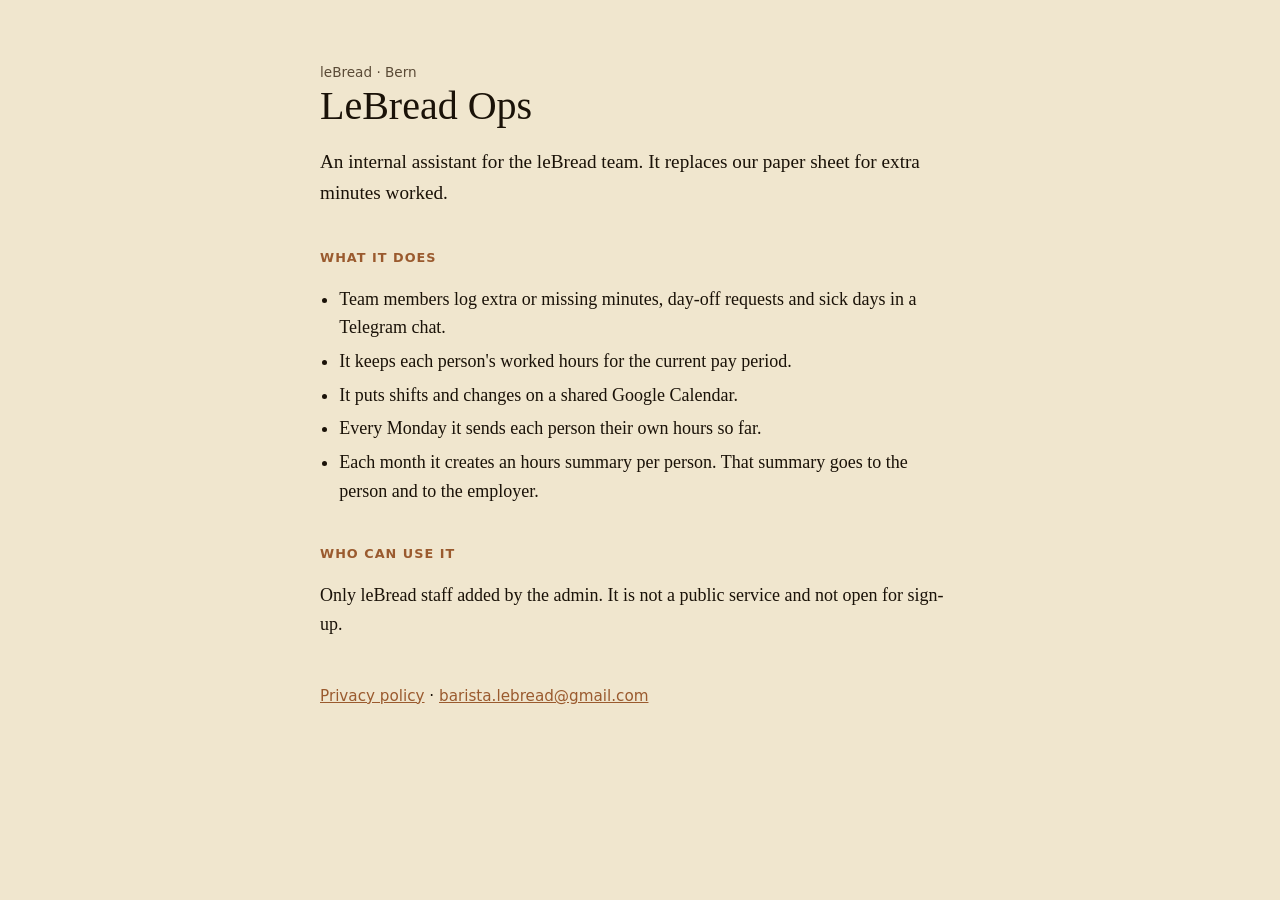
<file: index.html>
<!doctype html>
<html lang="en">
<head>
<meta charset="utf-8">
<meta name="viewport" content="width=device-width, initial-scale=1">
<title>LeBread Ops</title>
<meta name="description" content="Internal shift and working-hours assistant for the leBread team in Bern.">
<link rel="stylesheet" href="style.css">
</head>
<body>
<main>
  <p class="eyebrow">leBread · Bern</p>
  <h1>LeBread Ops</h1>
  <p class="lead">An internal assistant for the leBread team. It replaces our paper sheet for extra minutes worked.</p>

  <h2>What it does</h2>
  <ul>
    <li>Team members log extra or missing minutes, day-off requests and sick days in a Telegram chat.</li>
    <li>It keeps each person's worked hours for the current pay period.</li>
    <li>It puts shifts and changes on a shared Google Calendar.</li>
    <li>Every Monday it sends each person their own hours so far.</li>
    <li>Each month it creates an hours summary per person. That summary goes to the person and to the employer.</li>
  </ul>

  <h2>Who can use it</h2>
  <p>Only leBread staff added by the admin. It is not a public service and not open for sign-up.</p>

  <p class="links"><a href="privacy.html">Privacy policy</a> · <a href="mailto:barista.lebread@gmail.com">barista.lebread@gmail.com</a></p>
</main>
</body>
</html>
</file>
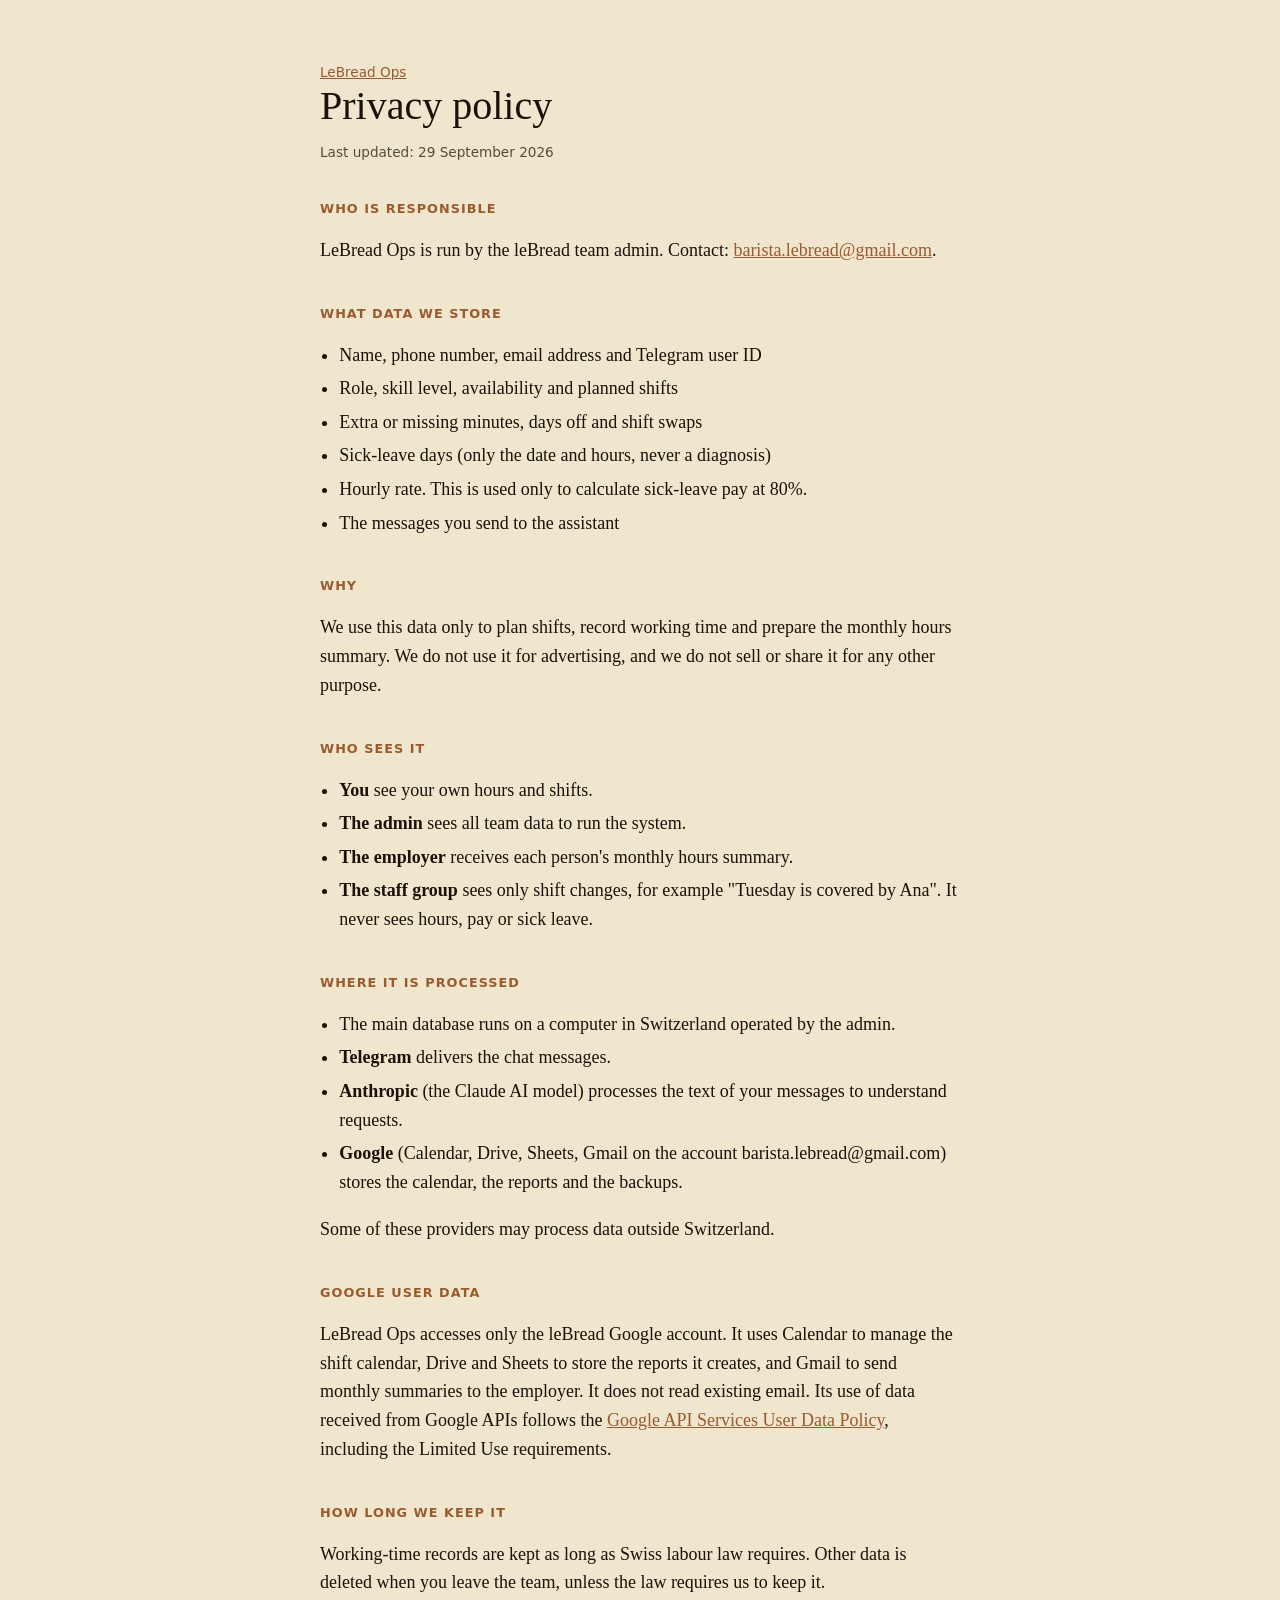
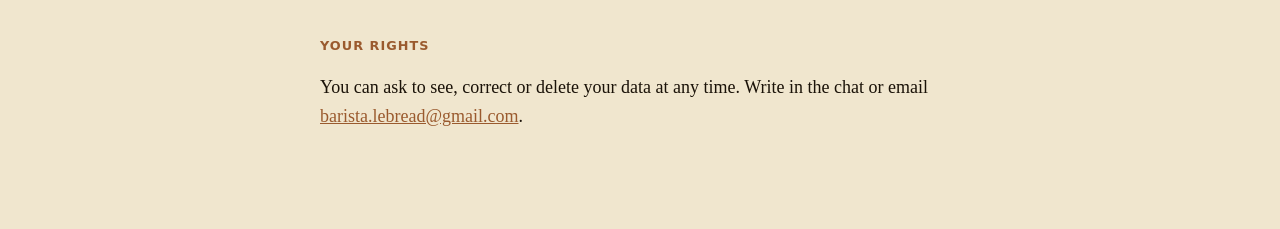
<file: privacy.html>
<!doctype html>
<html lang="en">
<head>
<meta charset="utf-8">
<meta name="viewport" content="width=device-width, initial-scale=1">
<title>LeBread Ops Privacy</title>
<meta name="description" content="How LeBread Ops handles staff data.">
<link rel="stylesheet" href="style.css">
</head>
<body>
<main>
  <p class="eyebrow"><a href="index.html">LeBread Ops</a></p>
  <h1>Privacy policy</h1>
  <p class="meta">Last updated: 29 September 2026</p>

  <h2>Who is responsible</h2>
  <p>LeBread Ops is run by the leBread team admin. Contact: <a href="mailto:barista.lebread@gmail.com">barista.lebread@gmail.com</a>.</p>

  <h2>What data we store</h2>
  <ul>
    <li>Name, phone number, email address and Telegram user ID</li>
    <li>Role, skill level, availability and planned shifts</li>
    <li>Extra or missing minutes, days off and shift swaps</li>
    <li>Sick-leave days (only the date and hours, never a diagnosis)</li>
    <li>Hourly rate. This is used only to calculate sick-leave pay at 80%.</li>
    <li>The messages you send to the assistant</li>
  </ul>

  <h2>Why</h2>
  <p>We use this data only to plan shifts, record working time and prepare the monthly hours summary. We do not use it for advertising, and we do not sell or share it for any other purpose.</p>

  <h2>Who sees it</h2>
  <ul>
    <li><strong>You</strong> see your own hours and shifts.</li>
    <li><strong>The admin</strong> sees all team data to run the system.</li>
    <li><strong>The employer</strong> receives each person's monthly hours summary.</li>
    <li><strong>The staff group</strong> sees only shift changes, for example "Tuesday is covered by Ana". It never sees hours, pay or sick leave.</li>
  </ul>

  <h2>Where it is processed</h2>
  <ul>
    <li>The main database runs on a computer in Switzerland operated by the admin.</li>
    <li><strong>Telegram</strong> delivers the chat messages.</li>
    <li><strong>Anthropic</strong> (the Claude AI model) processes the text of your messages to understand requests.</li>
    <li><strong>Google</strong> (Calendar, Drive, Sheets, Gmail on the account barista.lebread@gmail.com) stores the calendar, the reports and the backups.</li>
  </ul>
  <p>Some of these providers may process data outside Switzerland.</p>

  <h2>Google user data</h2>
  <p>LeBread Ops accesses only the leBread Google account. It uses Calendar to manage the shift calendar, Drive and Sheets to store the reports it creates, and Gmail to send monthly summaries to the employer. It does not read existing email. Its use of data received from Google APIs follows the <a href="https://developers.google.com/terms/api-services-user-data-policy">Google API Services User Data Policy</a>, including the Limited Use requirements.</p>

  <h2>How long we keep it</h2>
  <p>Working-time records are kept as long as Swiss labour law requires. Other data is deleted when you leave the team, unless the law requires us to keep it.</p>

  <h2>Your rights</h2>
  <p>You can ask to see, correct or delete your data at any time. Write in the chat or email <a href="mailto:barista.lebread@gmail.com">barista.lebread@gmail.com</a>.</p>
</main>
</body>
</html>
</file>
<file: style.css>
:root {
  --bg: #F0E6CE;
  --text: #1A1208;
  --muted: #5a4a36;
  --accent: #9a5a2e;
}
@media (prefers-color-scheme: dark) {
  :root { --bg: #0D0905; --text: #F0E6CE; --muted: #b8a88c; --accent: #C8865A; }
}
* { box-sizing: border-box; }
body {
  margin: 0;
  background: var(--bg);
  color: var(--text);
  font: 18px/1.6 Georgia, "EB Garamond", serif;
}
main { max-width: 42rem; margin: 0 auto; padding: 4rem 1rem 5rem; }
h1 { font-size: 2.5rem; line-height: 1.1; margin: .25rem 0 1rem; font-weight: 400; }
h2 { font: 600 .8rem/1.4 system-ui, sans-serif; letter-spacing: .08em; text-transform: uppercase; color: var(--accent); margin: 2.5rem 0 .5rem; }
.eyebrow, .meta { font: .85rem system-ui, sans-serif; color: var(--muted); margin: 0; }
.lead { font-size: 1.2rem; }
ul { padding-left: 1.2rem; }
li { margin: .3rem 0; }
a { color: var(--accent); }
.links { margin-top: 3rem; font: .95rem system-ui, sans-serif; }
</file>
